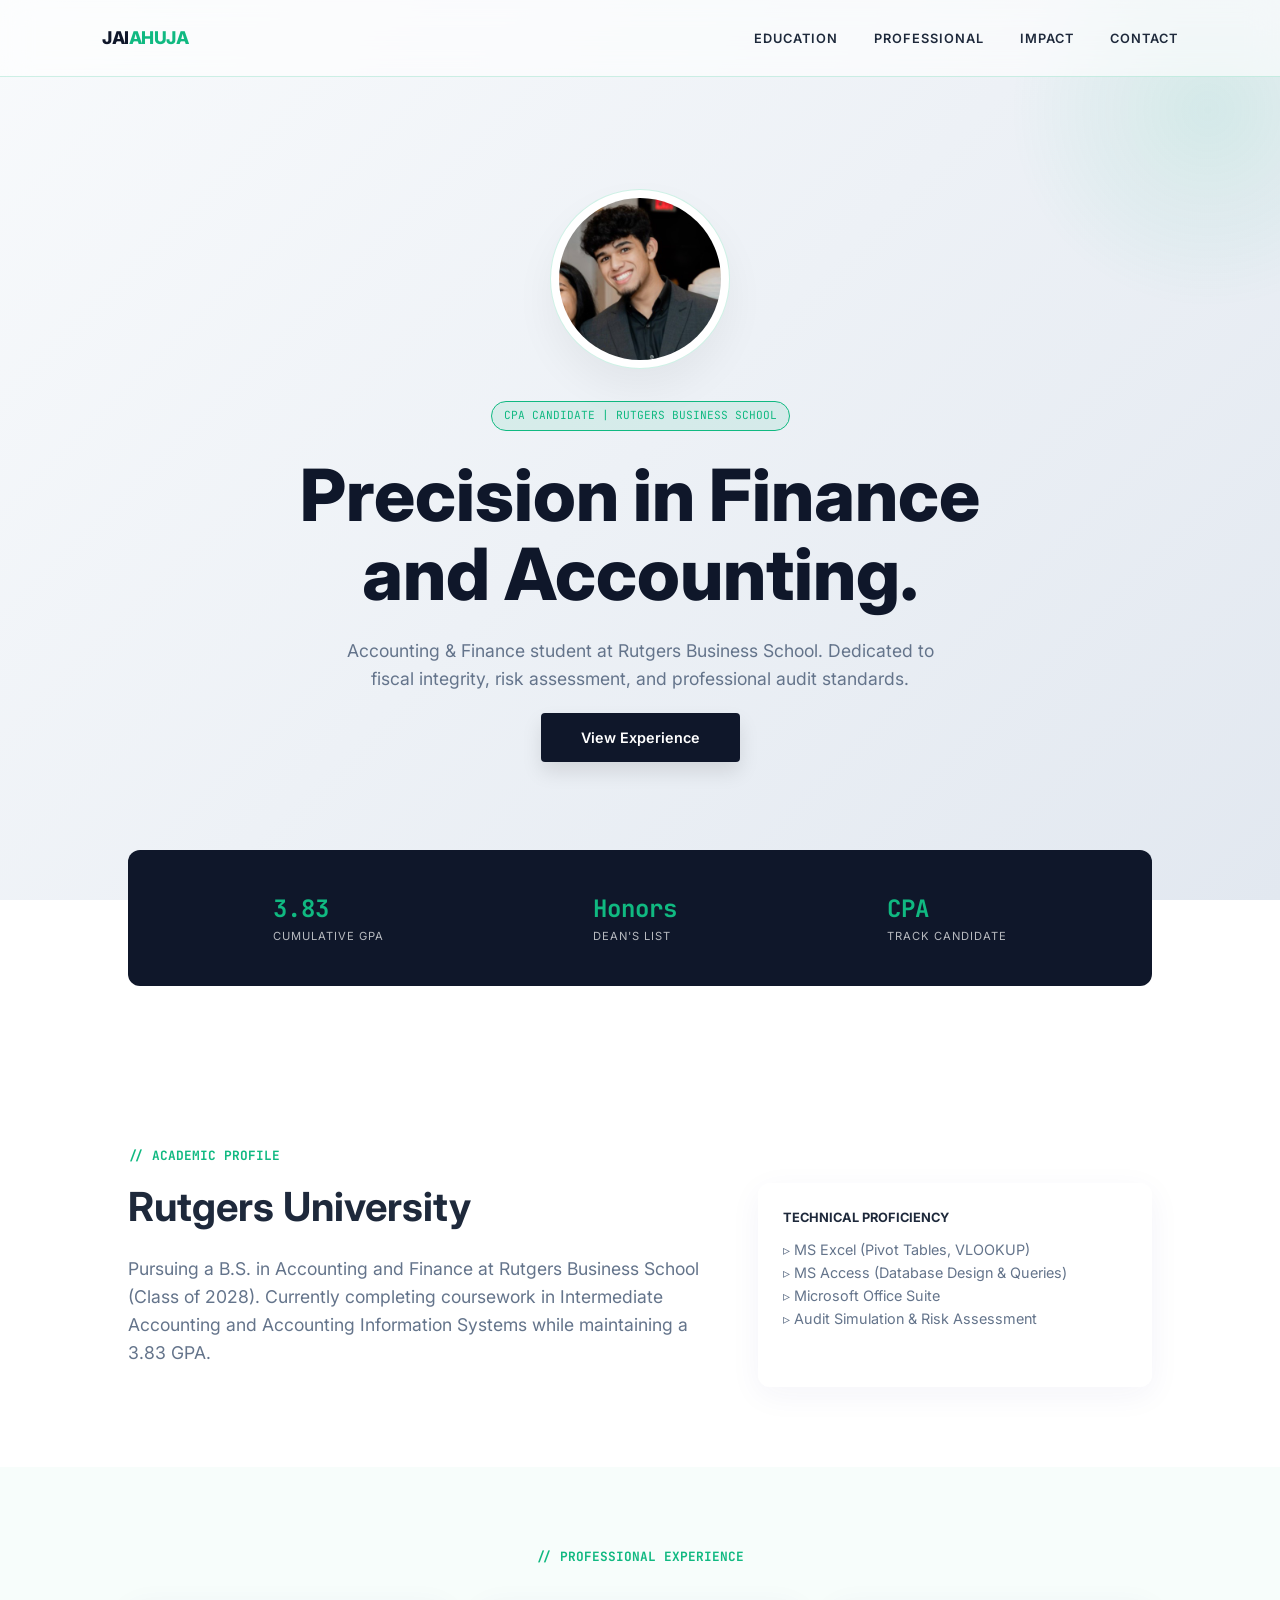
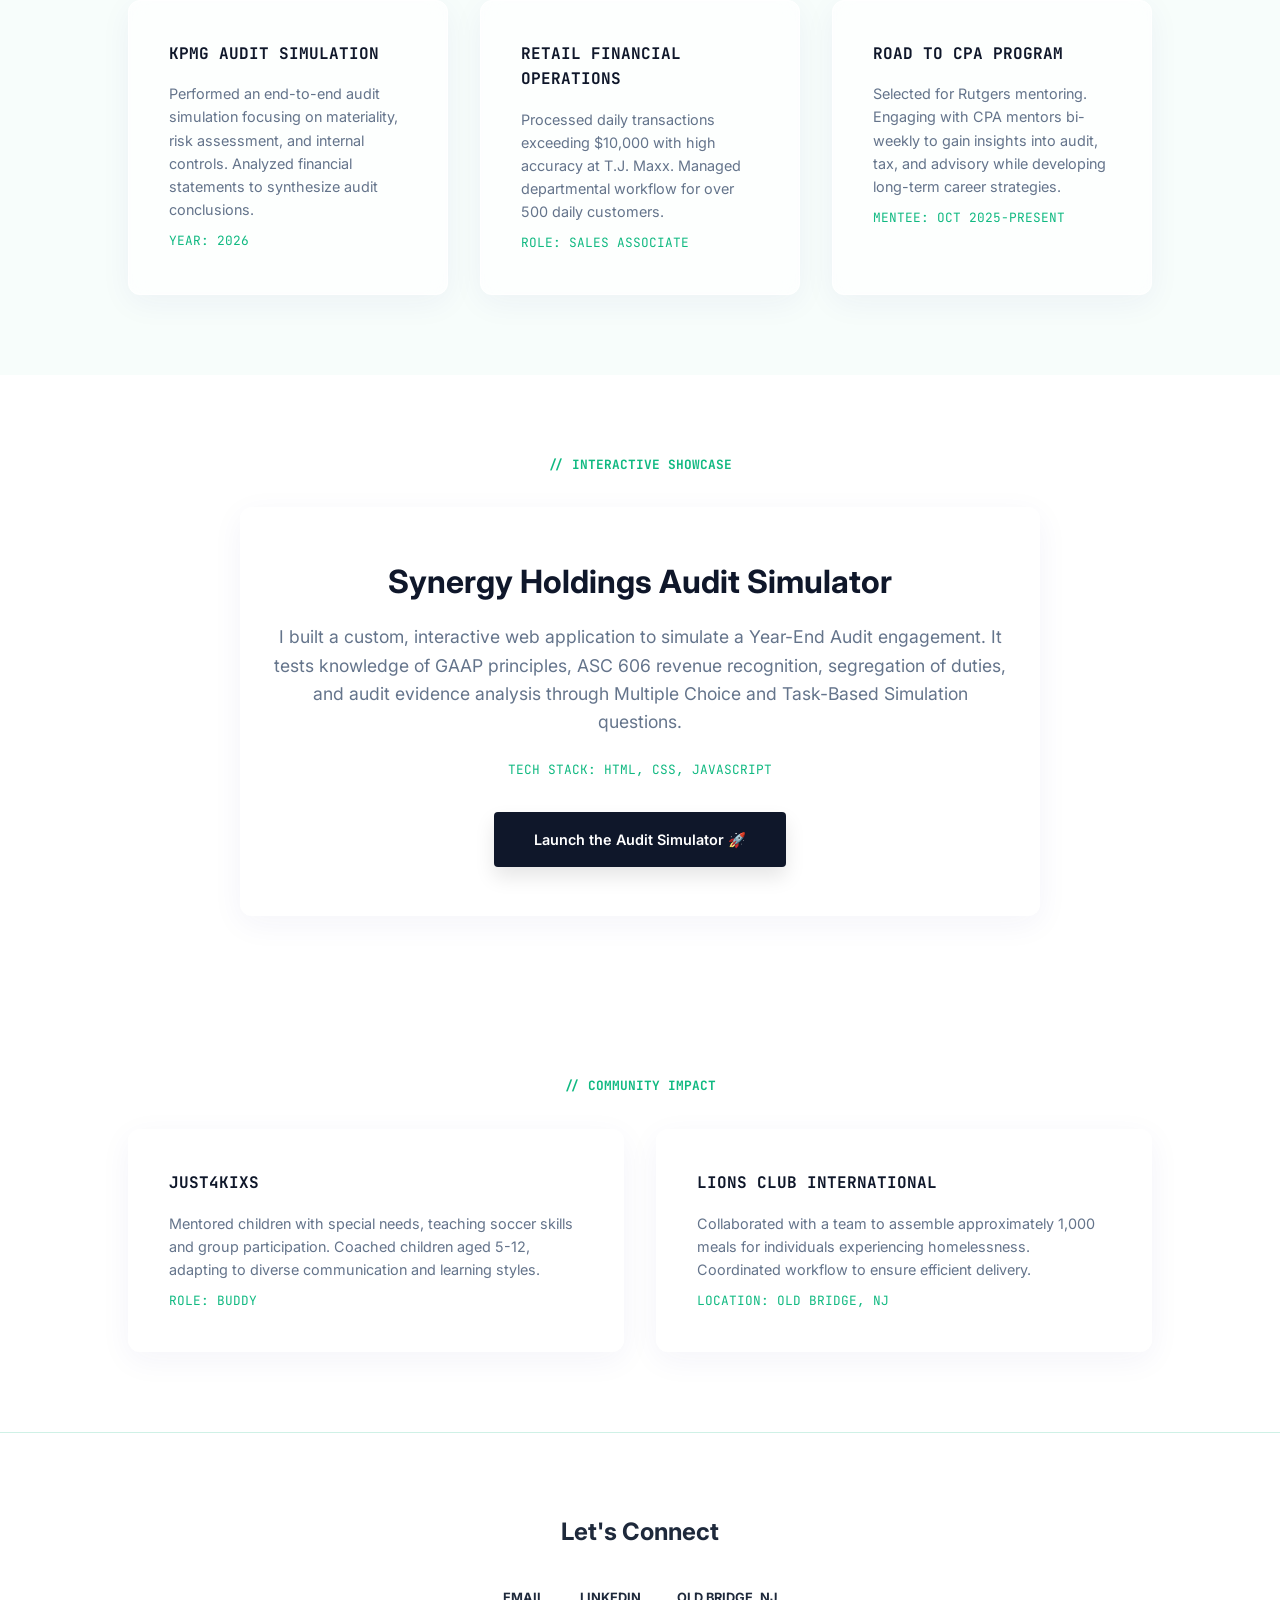
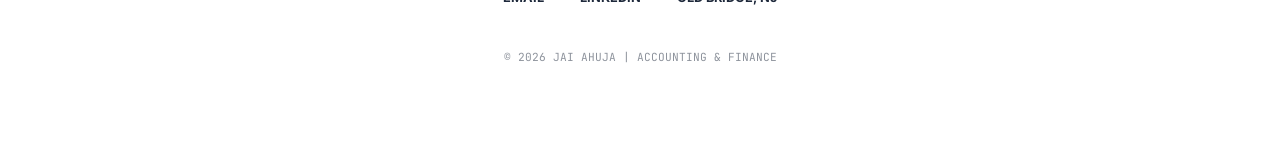
<file: AIS.html>
<!DOCTYPE html>
<html lang="en">
<head>
    <meta charset="UTF-8">
    <meta name="viewport" content="width=device-width, initial-scale=1.0">
    <title>Jai Ahuja | Rutgers Accounting & Finance</title>
    <link rel="preconnect" href="https://fonts.googleapis.com">
    <link rel="preconnect" href="https://fonts.gstatic.com" crossorigin>
    <link href="https://fonts.googleapis.com/css2?family=Inter:wght@300;400;600;800&family=JetBrains+Mono:wght@400;500&display=swap" rel="stylesheet">
    <style>
        :root {
            --primary: #0f172a;
            --accent: #10b981; 
            --glass: rgba(255, 255, 255, 0.7);
            --border: rgba(16, 185, 129, 0.2);
            --bg: #ffffff;
            --text-main: #1e293b;
            --mono: 'JetBrains Mono', monospace;
        }

        * { box-sizing: border-box; margin: 0; padding: 0; }

        body {
            font-family: 'Inter', sans-serif;
            color: var(--text-main);
            background: linear-gradient(135deg, #f8fafc 0%, #e2e8f0 100%);
            background-attachment: fixed;
            line-height: 1.6;
            overflow-x: hidden;
        }

        body::before {
            content: "";
            position: fixed;
            top: -10%;
            right: -10%;
            width: 400px;
            height: 400px;
            background: radial-gradient(circle, rgba(16, 185, 129, 0.1) 0%, transparent 70%);
            z-index: -1;
        }

        .reveal {
            opacity: 0;
            transform: translateY(20px);
            transition: all 0.8s cubic-bezier(0.16, 1, 0.3, 1);
        }
        .reveal.active { opacity: 1; transform: translateY(0); }

        header {
            position: fixed;
            top: 0;
            width: 100%;
            padding: 1.5rem 8%;
            display: flex;
            justify-content: space-between;
            align-items: center;
            background: rgba(255, 255, 255, 0.6);
            backdrop-filter: blur(15px);
            border-bottom: 1px solid var(--border);
            z-index: 1000;
        }

        .logo { font-weight: 800; letter-spacing: -0.5px; font-size: 1.1rem; color: var(--primary); }
        .logo span { color: var(--accent); }

        nav a {
            text-decoration: none;
            color: var(--text-main);
            font-size: 0.8rem;
            font-weight: 600;
            text-transform: uppercase;
            letter-spacing: 1px;
            margin-left: 2rem;
            transition: 0.3s;
        }
        nav a:hover { color: var(--accent); }

        .hero {
            min-height: 100vh;
            display: flex;
            flex-direction: column;
            justify-content: center;
            align-items: center;
            text-align: center;
            padding: 120px 10% 80px 10%;
        }

        /* Profile Picture Styling */
        .profile-container {
            width: 180px;
            height: 180px;
            border-radius: 50%;
            padding: 8px;
            background: white;
            border: 1px solid var(--border);
            box-shadow: 0 20px 40px rgba(0,0,0,0.05);
            margin-bottom: 2rem;
            overflow: hidden;
            display: flex;
            justify-content: center;
            align-items: center;
        }

        .profile-container img {
            width: 100%;
            height: 100%;
            object-fit: cover;
            border-radius: 50%;
        }

        .status-badge {
            font-family: var(--mono);
            font-size: 0.7rem;
            color: var(--accent);
            background: rgba(16, 185, 129, 0.1);
            padding: 5px 12px;
            border-radius: 20px;
            border: 1px solid var(--accent);
            margin-bottom: 1.5rem;
            display: inline-block;
        }

        .hero h1 {
            font-size: clamp(2.5rem, 6vw, 4.5rem);
            font-weight: 800;
            line-height: 1.1;
            margin-bottom: 1.5rem;
            color: var(--primary);
        }

        .hero p {
            max-width: 600px;
            font-size: 1.1rem;
            color: #64748b;
            margin-bottom: 2rem;
        }

        .btn {
            background: var(--primary);
            color: white;
            padding: 1rem 2.5rem;
            text-decoration: none;
            border-radius: 4px;
            font-weight: 600;
            font-size: 0.9rem;
            transition: 0.3s;
            box-shadow: 0 10px 20px rgba(0,0,0,0.1);
        }
        .btn:hover { background: var(--accent); transform: translateY(-2px); }

        .section { padding: 80px 10%; }
        .grid { display: grid; grid-template-columns: repeat(auto-fit, minmax(300px, 1fr)); gap: 2rem; }

        .card {
            background: var(--glass);
            backdrop-filter: blur(10px);
            padding: 2.5rem;
            border-radius: 12px;
            border: 1px solid white;
            box-shadow: 0 8px 32px rgba(31, 38, 135, 0.05);
            transition: 0.4s;
            position: relative;
            overflow: hidden;
        }

        .card:hover {
            border-color: var(--accent);
            transform: translateY(-10px);
        }

        .card h3 {
            font-family: var(--mono);
            font-size: 1rem;
            margin-bottom: 1rem;
            color: var(--primary);
            text-transform: uppercase;
        }

        .card p { font-size: 0.9rem; color: #64748b; }

        .stats-bar {
            display: flex;
            justify-content: space-around;
            padding: 40px;
            background: var(--primary);
            color: white;
            border-radius: 12px;
            margin-top: -50px;
            position: relative;
            z-index: 10;
        }
        .stat-item h4 { font-family: var(--mono); color: var(--accent); font-size: 1.5rem; }
        .stat-item p { font-size: 0.7rem; text-transform: uppercase; letter-spacing: 1px; opacity: 0.7; }

        footer {
            background: #fff;
            padding: 80px 10%;
            border-top: 1px solid var(--border);
            text-align: center;
        }

        .footer-links a {
            margin: 0 1rem;
            text-decoration: none;
            color: var(--text-main);
            font-weight: 700;
            font-size: 0.8rem;
        }

        .resume-detail {
            font-family: var(--mono);
            font-size: 0.8rem;
            margin-top: 10px;
            display: block;
            color: var(--accent);
        }

        @media (max-width: 768px) {
            .stats-bar { flex-direction: column; gap: 2rem; text-align: center; }
            .hero { padding-top: 100px; }
        }
    </style>
</head>
<body>

    <header>
        <div class="logo">JAI<span>AHUJA</span></div>
        <nav>
            <a href="#about">Education</a>
            <a href="#projects">Professional</a>
            <a href="#impact">Impact</a>
            <a href="#contact">Contact</a>
        </nav>
    </header>

    <section class="hero">
        <div class="reveal profile-container">
            <img src="ProfilePic.jpeg" alt="Jai Ahuja Profile Picture">
        </div>

        <div class="status-badge">CPA CANDIDATE | RUTGERS BUSINESS SCHOOL</div>
        <h1 class="reveal">Precision in Finance <br>and Accounting.</h1>
        <p class="reveal">Accounting & Finance student at Rutgers Business School. Dedicated to fiscal integrity, risk assessment, and professional audit standards.</p>
        <div class="reveal">
            <a href="#projects" class="btn">View Experience</a>
        </div>
    </section>

    <div class="section" style="padding-top: 0;">
        <div class="stats-bar reveal">
            <div class="stat-item">
                <h4>3.83</h4>
                <p>Cumulative GPA</p>
            </div>
            <div class="stat-item">
                <h4>Honors</h4>
                <p>Dean's List</p>
            </div>
            <div class="stat-item">
                <h4>CPA</h4>
                <p>Track Candidate</p>
            </div>
        </div>
    </div>

    <section id="about" class="section reveal">
        <h3 style="color: var(--accent); font-family: var(--mono); font-size: 0.8rem; margin-bottom: 1rem;">// ACADEMIC PROFILE</h3>
        <div style="grid-template-columns: 1.5fr 1fr; display: grid; gap: 40px;">
            <div>
                <h2 style="font-size: 2.5rem; margin-bottom: 1.5rem; line-height: 1.2;">Rutgers University</h2>
                <p style="color: #64748b; font-size: 1.1rem; margin-bottom: 20px;">
                    Pursuing a B.S. in Accounting and Finance at Rutgers Business School (Class of 2028). Currently completing coursework in Intermediate Accounting and Accounting Information Systems while maintaining a 3.83 GPA.
                </p>
            </div>
            <div class="card" style="padding: 1.5rem;">
                <h4 style="font-size: 0.8rem; text-transform: uppercase; margin-bottom: 10px;">Technical Proficiency</h4>
                <ul style="list-style: none; font-size: 0.9rem; color: #64748b;">
                    <li>▹ MS Excel (Pivot Tables, VLOOKUP)</li>
                    <li>▹ MS Access (Database Design & Queries)</li>
                    <li>▹ Microsoft Office Suite</li>
                    <li>▹ Audit Simulation & Risk Assessment</li>
                </ul>
            </div>
        </div>
    </section>

    <section id="projects" class="section" style="background: rgba(16, 185, 129, 0.03);">
        <h3 style="color: var(--accent); font-family: var(--mono); font-size: 0.8rem; margin-bottom: 2rem; text-align: center;">// PROFESSIONAL EXPERIENCE</h3>
        <div class="grid">
            <div class="card reveal">
                <h3>KPMG Audit Simulation</h3>
                <p>Performed an end-to-end audit simulation focusing on materiality, risk assessment, and internal controls. Analyzed financial statements to synthesize audit conclusions.</p>
                <span class="resume-detail">YEAR: 2026</span>
            </div>
            <div class="card reveal">
                <h3>Retail Financial Operations</h3>
                <p>Processed daily transactions exceeding $10,000 with high accuracy at T.J. Maxx. Managed departmental workflow for over 500 daily customers.</p>
                <span class="resume-detail">ROLE: SALES ASSOCIATE</span>
            </div>
            <div class="card reveal">
                <h3>Road to CPA Program</h3>
                <p>Selected for Rutgers mentoring. Engaging with CPA mentors bi-weekly to gain insights into audit, tax, and advisory while developing long-term career strategies.</p>
                <span class="resume-detail">MENTEE: OCT 2025-PRESENT</span>
            </div>
        </div>
    </section>
<section id="interactive-project" class="section reveal">
        <h3 style="color: var(--accent); font-family: var(--mono); font-size: 0.8rem; margin-bottom: 2rem; text-align: center;">// INTERACTIVE SHOWCASE</h3>
        <div class="card" style="text-align: center; max-width: 800px; margin: 0 auto; padding: 3rem 2rem;">
            <h2 style="font-size: 2rem; margin-bottom: 1rem; color: var(--primary);">Synergy Holdings Audit Simulator</h2>
            <p style="color: #64748b; font-size: 1.1rem; margin-bottom: 1.5rem;">
                I built a custom, interactive web application to simulate a Year-End Audit engagement. 
                It tests knowledge of GAAP principles, ASC 606 revenue recognition, segregation of duties, and audit evidence analysis through Multiple Choice and Task-Based Simulation questions.
            </p>
            <p style="font-family: var(--mono); font-size: 0.8rem; color: var(--accent); margin-bottom: 2rem;">
                TECH STACK: HTML, CSS, JAVASCRIPT
            </p>
            <a href="./FinancialAuditAPP/index.html" target="_blank" class="btn" style="display: inline-block;">
                Launch the Audit Simulator 🚀
            </a>
        </div>
    </section>
    <section id="impact" class="section reveal">
        <h3 style="color: var(--accent); font-family: var(--mono); font-size: 0.8rem; margin-bottom: 2rem; text-align: center;">// COMMUNITY IMPACT</h3>
        <div class="grid">
            <div class="card">
                <h3>Just4kixs</h3>
                <p>Mentored children with special needs, teaching soccer skills and group participation. Coached children aged 5-12, adapting to diverse communication and learning styles.</p>
                <span class="resume-detail">ROLE: BUDDY</span>
            </div>
            <div class="card">
                <h3>Lions Club International</h3>
                <p>Collaborated with a team to assemble approximately 1,000 meals for individuals experiencing homelessness. Coordinated workflow to ensure efficient delivery.</p>
                <span class="resume-detail">LOCATION: OLD BRIDGE, NJ</span>
            </div>
        </div>
    </section>

    <footer id="contact">
        <h2 style="margin-bottom: 2rem;">Let's Connect</h2>
        <div class="footer-links">
            <a href="mailto:jsa161@scarletmail.rutgers.edu">EMAIL</a>
            <a href="https://www.linkedin.com/in/jai-ahuja-46a58b2b2/" target="_blank">LINKEDIN</a>
            <a href="#">OLD BRIDGE, NJ </a>
        </div>
        <p style="margin-top: 40px; font-family: var(--mono); font-size: 0.7rem; opacity: 0.5;">
            &copy; 2026 JAI AHUJA | ACCOUNTING & FINANCE
        </p>
    </footer>

    <script>
        const observer = new IntersectionObserver((entries) => {
            entries.forEach(entry => {
                if (entry.isIntersecting) {
                    entry.target.classList.add('active');
                }
            });
        }, { threshold: 0.1 });

        document.querySelectorAll('.reveal').forEach(el => observer.observe(el));

        document.querySelectorAll('a[href^="#"]').forEach(anchor => {
            anchor.addEventListener('click', function (e) {
                e.preventDefault();
                document.querySelector(this.getAttribute('href')).scrollIntoView({
                    behavior: 'smooth'
                });
            });
        });
    </script>
</body>
</html>
</file>
